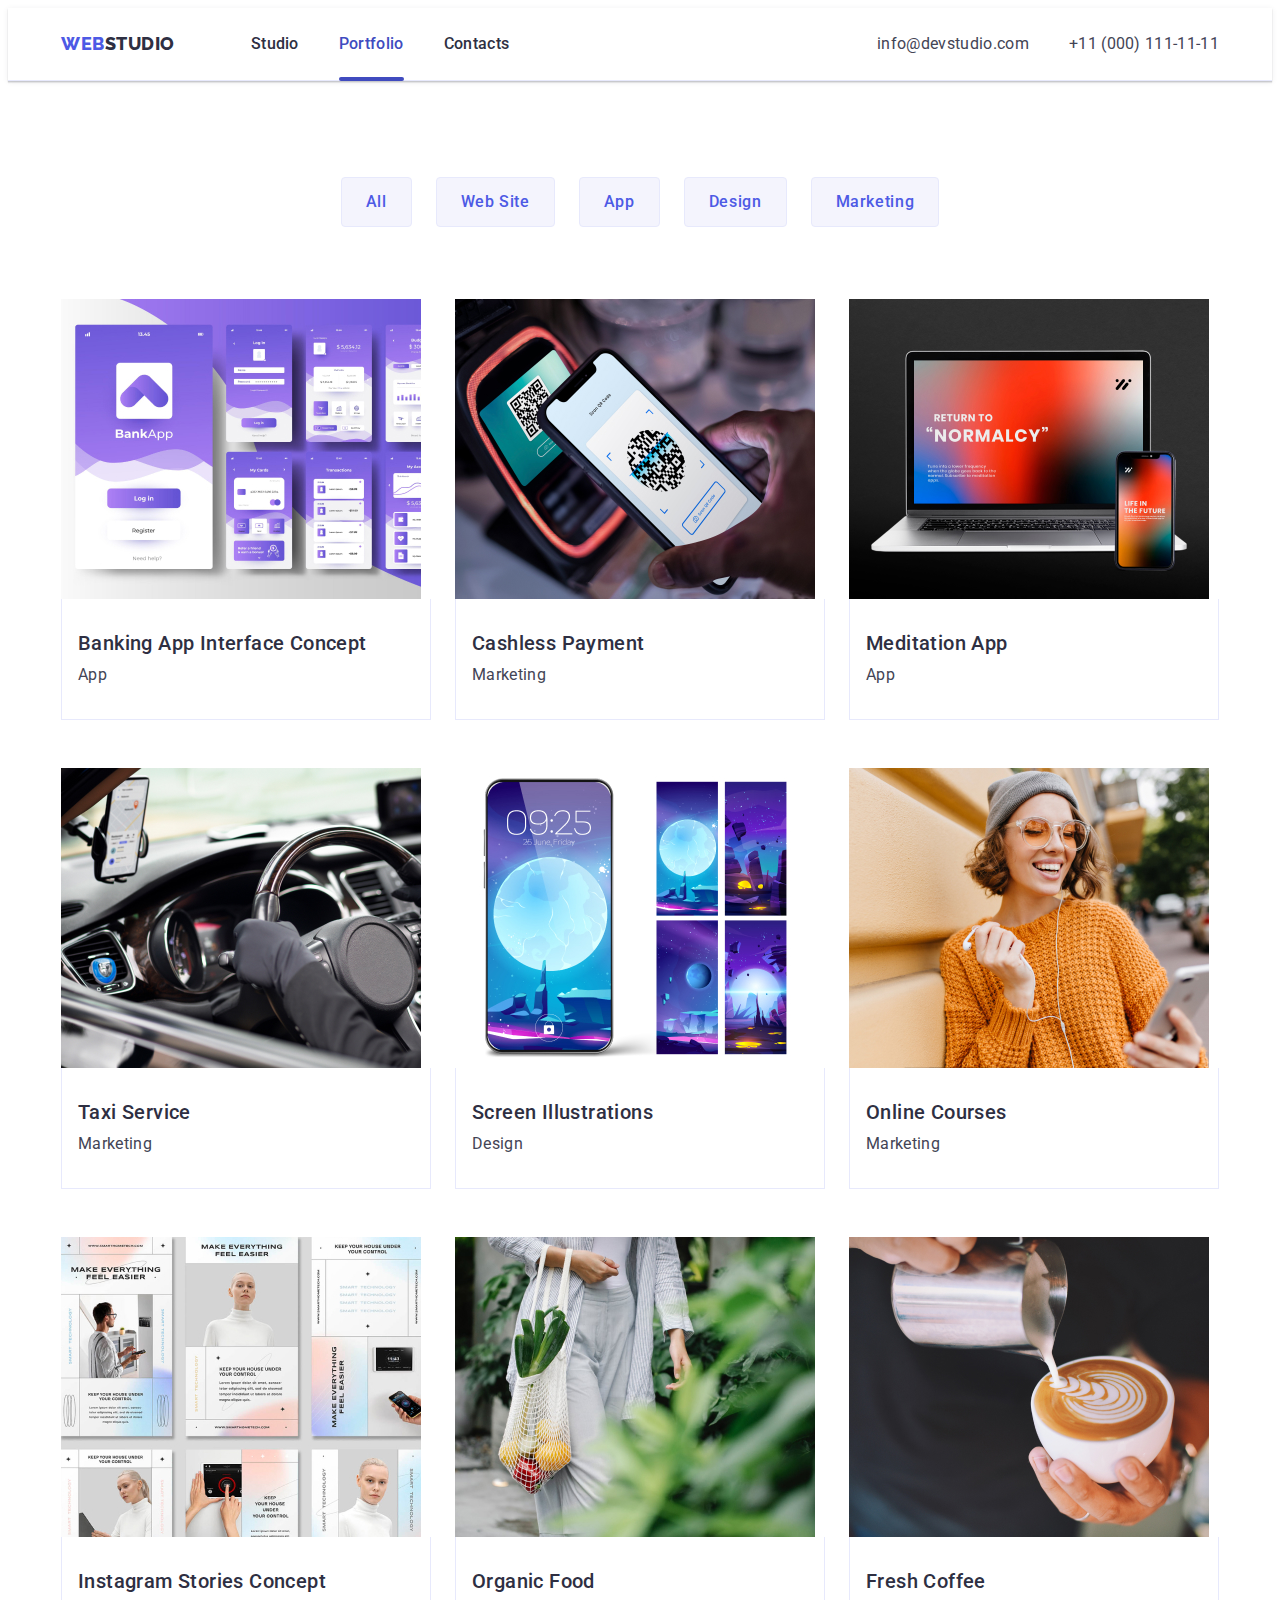
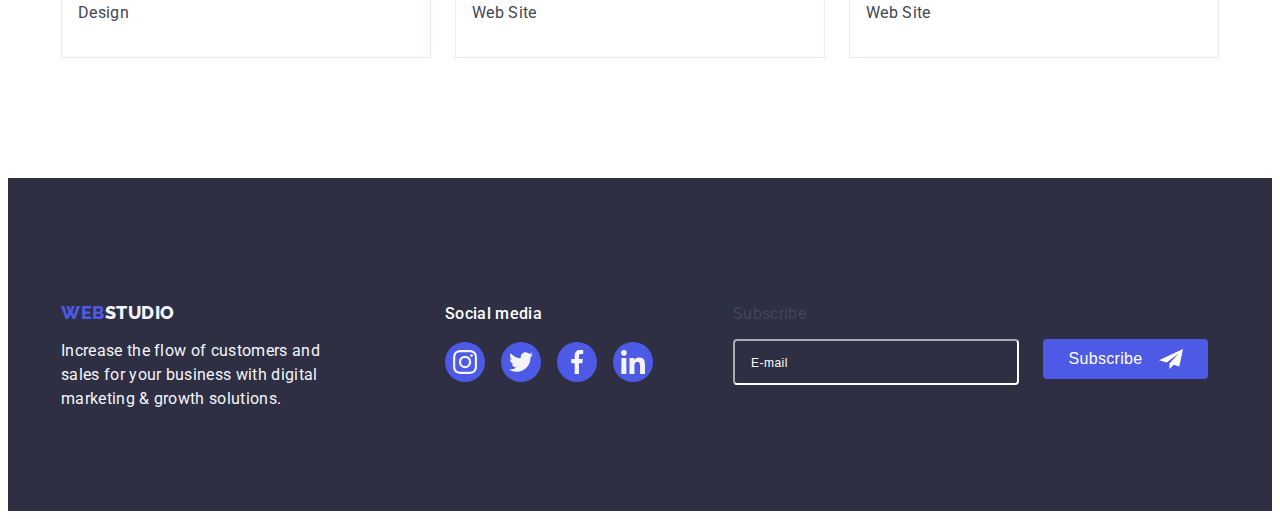
<file: portfolio.html>
<!DOCTYPE html>
<html lang="en">
<head>
    <meta charset="UTF-8">
    <meta http-equiv="X-UA-Compatible" content="IE=edge">
    <meta name="viewport" content="width=device-width, initial-scale=1.0">
    <title>Portfolio</title>
    <link rel="preconnect" href="https://fonts.googleapis.com">
    <link rel="preconnect" href="https://fonts.gstatic.com" crossorigin>
    <link href="https://fonts.googleapis.com/css2?family=Raleway:wght@800&family=Roboto:wght@400;500;700&display=swap"
        rel="stylesheet">
    <link rel="stylesheet" href="https://cdnjs.cloudflare.com/ajax/libs/modern-normalize/1.1.0/modern-normalize.min.css"
        integrity="sha512-wpPYUAdjBVSE4KJnH1VR1HeZfpl1ub8YT/NKx4PuQ5NmX2tKuGu6U/JRp5y+Y8XG2tV+wKQpNHVUX03MfMFn9Q=="
        crossorigin="anonymous" 
        referrerpolicy="no-referrer" />         
    <link rel="stylesheet" href="./css/style.css">
</head>
<body>
    <!--Top line-->
    <header class="page-header">
        <div class="header-container container">
            <nav class="header-nav">
                <a class="logo link" href="./index.html">WEB<span class="logo-dark">Studio</span></a>
                <ul class="header-nav-list list">
                    <li class="header-nav-item">
                        <a class="header-nav-link link" href="./index.html">Studio</a>
                    </li>
                    <li class="header-nav-item">
                        <a class="header-nav-link link active" href="./portfolio.html">Portfolio</a>
                    </li>
                    <li class="header-nav-item">
                        <a class="header-nav-link link" href="">Contacts</a>
                    </li>
                </ul>
            </nav>
            <address class="header-contacts">
                <ul class="contacts-list list">
                    <li class="contacts-item">
                        <a class="contacts-link link" href="mailto:info@devstudio.com">info@devstudio.com</a>
                    </li>
                    <li class="contacts-item">
                        <a class="contacts-link link" href="tel:+110001111111">+11 (000) 111-11-11</a>
                    </li>
                </ul>
            </address>
        </div>
    </header>
    <main>
        <!-- Filters_btn -->
        <section class="portfolio-section">
            <div class="container">
                <h1 class="visually-hidden">Portfolio</h1>
                <ul class="button-list list">
                    <li class="button-item">
                        <button class="filters-btn" type="button">All</button>
                    </li>
                    <li class="button-item">
                        <button class="filters-btn" type="button">Web Site</button>
                    </li>
                    <li class="button-item">
                        <button class="filters-btn" type="button">App</button>
                    </li>
                    <li class="button-item">
                        <button class="filters-btn" type="button">Design</button>
                    </li>
                    <li class="button-item">
                        <button class="filters-btn" type="button">Marketing</button>
                    </li>
                </ul>
                <ul class="portfolio-list list">
                    <li class="portfolio-item">
                        <a href="" class="project-link link">
                            <div class="portfolio-thumb">
                                <img src="./images/img-p1.jpg" alt="Banking App Interface Concept" width="360" height="300">            
                                <p class="overlay-content">14 Stylish and User-Friendly App Design Concepts · Task Manager App · Calorie Tracker App · Exotic Fruit Ecommerce App ·
                                Cloud Storage App
                                </p>                                
                            </div>
                            <div class="portfolio-content-container">
                                <h2 class="text-style-header-item">Banking App Interface Concept</h2>
                                <p class="content">App</p>
                            </div>
                        </a>
                    </li>
                    <li class="portfolio-item">
                        <a href="" class="project-link link">
                            <div class="portfolio-thumb">
                                <img src="./images/img-p2.jpg" alt="Banking App Interface Concept" width="360" height="300">
                                <p class="overlay-content">14 Stylish and User-Friendly App Design Concepts · Task Manager App · Calorie Tracker App
                                    · Exotic Fruit Ecommerce App ·
                                    Cloud Storage App
                                </p>
                            </div>
                            <div class="portfolio-content-container">
                                <h2 class="text-style-header-item"> Cashless Payment</h2>
                                <p class="content">Marketing</p>
                            </div>
                        </a>
                    </li>
                    <li class="portfolio-item">
                        <a href="" class="project-link link">
                            <div class="portfolio-thumb">
                                <img src="./images/img-p3.jpg" alt="Banking App Interface Concept" width="360" height="300">
                                <p class="overlay-content">14 Stylish and User-Friendly App Design Concepts · Task Manager App · Calorie Tracker App
                                    · Exotic Fruit Ecommerce App ·
                                    Cloud Storage App
                                </p>
                            </div>
                            <div class="portfolio-content-container">
                                <h2 class="text-style-header-item">Meditation App</h2>
                                <p class="content">App</p>
                            </div>
                        </a>
                    </li>
                    <li class="portfolio-item">
                        <a href="" class="project-link link">
                            <div class="portfolio-thumb">
                                <img src="./images/img-p4.jpg" alt="Banking App Interface Concept" width="360" height="300">
                                <p class="overlay-content">14 Stylish and User-Friendly App Design Concepts · Task Manager App · Calorie Tracker App
                                    · Exotic Fruit Ecommerce App ·
                                    Cloud Storage App
                                </p>
                            </div>
                                <div class="portfolio-content-container">
                                    <h2 class="text-style-header-item">Taxi Service</h2>
                                    <p class="content">Marketing</p>
                                </div>
                        </a>
                    </li>
                    <li class="portfolio-item">
                        <a href="" class="project-link link">
                            <div class="portfolio-thumb">
                                <img src="./images/img-p5.jpg" alt="Banking App Interface Concept" width="360" height="300">
                                <p class="overlay-content">14 Stylish and User-Friendly App Design Concepts · Task Manager App · Calorie Tracker App
                                    · Exotic Fruit Ecommerce App ·
                                    Cloud Storage App
                                </p>
                            </div>
                            <div class="portfolio-content-container">
                                <h2 class="text-style-header-item">Screen Illustrations</h2>
                                <p class="content">Design</p>
                            </div>
                        </a>
                    </li>
                    <li class="portfolio-item">
                        <a href="" class="project-link link">
                            <div class="portfolio-thumb">
                                <img src="./images/img-p6.jpg" alt="Banking App Interface Concept" width="360" height="300">
                                <p class="overlay-content">14 Stylish and User-Friendly App Design Concepts · Task Manager App · Calorie Tracker App
                                    · Exotic Fruit Ecommerce App ·
                                    Cloud Storage App
                                </p>
                            </div>
                                <div class="portfolio-content-container">
                                    <h2 class="text-style-header-item">Online Courses</h2>
                                    <p class="content">Marketing</p>
                                </div>
                        </a>
                    </li>
                    <li class="portfolio-item">
                        <a href="" class="project-link link">
                            <div class="portfolio-thumb">
                                <img src="./images/img-p7.jpg" alt="Banking App Interface Concept" width="360" height="300">
                                <p class="overlay-content">14 Stylish and User-Friendly App Design Concepts · Task Manager App · Calorie Tracker App
                                    · Exotic Fruit Ecommerce App ·
                                    Cloud Storage App
                                </p>
                            </div>
                            <div class="portfolio-content-container">
                                <h2 class="text-style-header-item">Instagram Stories Concept</h2>
                                <p class="content">Design</p>
                            </div>
                        </a>
                    </li>
                    <li class="portfolio-item">
                        <a href="" class="project-link link">
                            <div class="portfolio-thumb">
                                <img src="./images/img-p8.jpg" alt="Banking App Interface Concept" width="360" height="300">
                                <p class="overlay-content">14 Stylish and User-Friendly App Design Concepts · Task Manager App · Calorie Tracker App
                                    · Exotic Fruit Ecommerce App ·
                                    Cloud Storage App
                                </p>
                            </div>
                            <div class="portfolio-content-container">
                                <h2 class="text-style-header-item">Organic Food</h2>
                                <p class="content">Web Site</p>
                            </div>
                        </a>
                    </li>
                    <li class="portfolio-item">
                        <a href="" class="project-link link">
                            <div class="portfolio-thumb">
                                <img src="./images/img-p9.jpg" alt="Banking App Interface Concept" width="360" height="300">
                                <p class="overlay-content">14 Stylish and User-Friendly App Design Concepts · Task Manager App · Calorie Tracker App
                                    · Exotic Fruit Ecommerce App ·
                                    Cloud Storage App
                                </p>
                            </div>
                            <div class="portfolio-content-container">
                                <h2 class="text-style-header-item">Fresh Coffee</h2>
                                <p class="content">Web Site</p>
                            </div>
                        </a>
                    </li>
                </ul>
            </div>
        </section>
    </main>
    <!--Footer-->
    <footer class="page-footer">
        <div class="footer-section-container container ">
            <div class="footer-container">
                <a class="logo link logo-footer" href="./index.html">WEB<span class="logo-light">Studio</span></a>
                <p class="content light-content">Increase the flow of customers and sales for your business with digital
                    marketing & growth solutions.</p>
            </div>
            <div class="footer-socials-container">
                <p class="footer-content">Social media</p>
                <ul class="footer-socials-list list">
                    <li class="footer-socials-item">
                        <a href="" class="socials-link socials-link-footer link">
                            <svg class="socials-icon" width="24" height="24">
                                <use href="./images/icons.svg#icon-instagram"></use>
                            </svg>
                        </a>
                    </li>
                    <li class="footer-socials-item">
                        <a href="" class="socials-link socials-link-footer link">
                            <svg class="socials-icon" width="24" height="24">
                                <use href="./images/icons.svg#icon-twitter"></use>
                            </svg>
                        </a>
                    </li>
                    <li class="footer-socials-item">
                        <a href="" class="socials-link socials-link-footer link">
                            <svg class="socials-icon" width="24" height="24">
                                <use href="./images/icons.svg#icon-facebook"></use>
                            </svg>
                        </a>
                    </li>
                    <li class="footer-socials-item">
                        <a href="" class="socials-link socials-link-footer link">
                            <svg class="socials-icon" width="24" height="24">
                                <use href="./images/icons.svg#icon-linkedin"></use>
                            </svg>
                        </a>
                    </li>
                </ul>
            </div>
            <div class="footer-form">
                <p class="footer-form-title">Subscribe</p>
                <div class="footer-form-container">
                    <label>
                        <input class="footer-form-field" type="email" placeholder="E-mail">
                    </label>
                    <button class="footer-form-btn" type="submit">
                        <p class="footer-form-btn-title ">Subscribe</p>
                        <svg class="footer-form-btn-icon" width="24" height="24">
                            <use href="./images/icons.svg#icon-footer-btn-icon"></use>
                        </svg>
                    </button>
                </div>
            </div>
        </div>
    </footer>
</body>
</html>
</file>
<file: css/style.css>
:root {
    --color-iris: #4d5ae5;
    --color-ocean: #404bbf;
    --color-navy-blue: #2e2f42;
    --color-green: #31d0aa;
    --color-slate: #434455;
    --color-light-slate: #8e8f99;
    --color-cornflower: #e7e9fc;
    --color-cloud: #f4f4fd;
    --color-navy-blue-modal: #2e2f42;
    --color-grey: #2e2f42;
    --color-white: #ffffff;
    --color-dairy: #fcfcfc;


    --animation-speed: 250ms cubic-bezier(0.4, 0, 0.2, 1);
}


body {
    font-family: Roboto, sans-serif;
    color: var(--color-slate);
    background-color: var(--color-white);
    letter-spacing: 0.02em;
    text-decoration: none;
    list-style: none;
    font-size: 16px;

}
/* Basic styles */
.container {
    min-width: 320px;
    max-width: 428px;
    margin: 0 auto;
    padding: 0 16px;
}

/* Tablet styles */
@media only screen and (min-width: 768px) {
  .container {
    max-width: 768px;
    
  }
}

/* Desktop styles */
@media only screen and (min-width: 1158px) {                                                
  .container {                      
    max-width: 1158px;
    padding: 0 15px;
  }
}

.visually-hidden {
    position: absolute;
    width: 1px;
    height: 1px;
    margin: -1px;
    border: 0;
    padding: 0;

    white-space: nowrap;
    clip-path: inset(100%);
    clip: rect(0 0 0 0);
    overflow: hidden;
}


/* Reset */
h1,h2,h3,h4,h5,h6,p{
    margin: 0;
}

.list {
    list-style: none;
    list-style-image: none;
    padding: 0;
    margin: 0;
}

.item {
    list-style: none;
    list-style-image: none;

}

.link {
    text-decoration: none;

}

.item-light{
    list-style: none;
    list-style-image: none;
    background-color: var(--color-white);
}

img {
    display: block;
    max-width: 100%;
    height: auto;
}

button{
    cursor: pointer;
}

/* index.html */

.page-header{
    box-shadow: 0px 2px 1px rgba(46, 47, 66, 0.08), 0px 1px 1px rgba(46, 47, 66, 0.16), 0px 1px 6px rgba(46, 47, 66, 0.08);
    border-bottom: 1px solid var(--color-cornflower);
}

.header-container {
    display: block;
    align-items: center;
}

@media only screen and (min-width: 768px) {
  .header-container {
    display: flex;
  }
}

.header-nav {
    display: flex;
    align-items: center;
}

@media only screen and (min-width: 768px) {
  .header-nav {
    margin-right: auto;
  }
}

.header-nav-list {
    display: none;
}

@media only screen and (min-width: 768px) {
  .header-nav-list {
    display: flex;
    gap: 40px;
  }
}

.header-nav-item {
    
}

.contacts-list {
    display: block;
    align-items: center;
    gap: 40px;
}

@media only screen and (min-width: 1158px) {
  .contacts-list {
    display: flex;
  }
}



.logo{
    font-family: Raleway, sans-serif;
    font-weight: 800;
    font-size: 18px;
    line-height: 1.17;
    letter-spacing: 0.03em;  
    margin: 24px 0;
    text-transform: uppercase;
    color: var(--color-iris);
}

@media only screen and (min-width: 768px) {
  .logo {
    margin-right: 120px
    ;
  }
}

@media only screen and (min-width: 1158px) {
  .logo {
    margin-right: 76px;
  }
}

.logo-dark{
    color: var(--color-navy-blue);
}

.logo-light{
    color: var(--color-cloud);
}

.header-nav-link{
    position: relative;
    display: block;
    font-weight: 500;
    line-height: 1.5;
    list-style: inherit;
    padding: 24px 0;
    color: var(--color-navy-blue);
    transition: color var(--animation-speed)
}

.header-nav-link.active{
    color: var(--color-ocean);
}
.header-nav-link:hover,
.header-nav-link:focus{
    color: var(--color-ocean);
}

.header-nav-link::after{
    content: '';
    position: absolute;
    bottom: 0;
    left: 0;
    display: block;
    height: 4px;
    width: 100%;
    bottom: -1px;
    border-radius: 2px;   
}

.header-nav-link.active::after{
    background-color: var(--color-ocean);
}


.header-contacts{
    font-style: normal;
    display: block;
    align-items: center;
    display: none;
}

@media only screen and (min-width: 768px) {
  .header-contacts {
    display: block;
  }
}

.contacts-link{
    font-size: 12px;
    line-height: 1.17;
    letter-spacing: 0.04em;
    color: var(--color-slate);
    transition: color var(--animation-speed);
}

@media only screen and (min-width: 1158px) {
.contacts-link{
    font-size: 16px;
    line-height: 1.5;
    letter-spacing: 0.02em;
  }
}


.contacts-link:hover,
.contacts-link:focus {
    color: var(--color-ocean);
}

.text-style-header-item {
    /* header 3 */
    font-size: 20px;
    font-weight: 500;
    line-height: 1.2;
    text-decoration: none;
    text-transform: none;
    letter-spacing: 0.02em;
    /* padding-bottom: 8px; */
    margin-bottom: 8px;
    color: var(--color-navy-blue);   
}

.staff-header{
    text-align: center;
}

.text-style-subtitle{
    /* Header 2 */
    font-weight: 700;
    font-size: 36px;
    line-height: 1.11;
    letter-spacing: 0.02em;
    text-transform: capitalize;
    text-align: center;
    margin-bottom: 72px;
    color: var(--color-navy-blue);
}


.hero-title {
    /* Header 1 */
    font-weight: 700;
    font-size: 36px;
    line-height: 1.11;
    text-align: center;
    text-transform: capitalize;
    letter-spacing: 0.02em;
    max-width: 320px;
    margin-right: auto;
    margin-left: auto;
    margin-bottom: 72px ;
    color: var(--color-white);
}

@media only screen and (min-width: 768px) {
  .hero-title {
    font-size: 56px;
    line-height: 1.07;
    text-transform: inherit;
    max-width: 496px;
    margin-bottom: 36px;
  }
}

@media only screen and (min-width: 1158px) {
  .hero-title {
    margin-bottom: 48px
    ;
  }
}

.hero-section{
    margin-left: auto;
    margin-right: auto;
    max-width: 1440px;
    padding: 112px 0;
    background-repeat: no-repeat;
    background-position: center;
    background-size: cover;
    background-image: linear-gradient(rgba(46, 47, 66, 0.7), rgba(46, 47, 66, 0.7)), url(../images/img_retina/Dark-bg-mob@x.jpg);
    background-color: var(--color-navy-blue); 
}

@media (min-device-pixel-ratio: 2), (min-resolution: 192dpi), (min-resolution: 2dppx) {
  .hero-section{
    background-image: linear-gradient(rgba(46, 47, 66, 0.7), rgba(46, 47, 66, 0.7)), url(../images/img_retina/Dark-bg-mob@2x.jpg);
  }
}

@media only screen and (min-width: 429px) {
  .hero-section{
    background-image: linear-gradient(rgba(46, 47, 66, 0.7), rgba(46, 47, 66, 0.7)), url(../images/img_retina/Dark-bg-tab@x.jpg);
  }
  @media (min-device-pixel-ratio: 2), (min-resolution: 192dpi), (min-resolution: 2dppx) {
    .hero-section{
      background-image: linear-gradient(rgba(46, 47, 66, 0.7), rgba(46, 47, 66, 0.7)), url(../images/img_retina/Dark-bg-tab@2x.jpg);
    }
  }
}

@media only screen and (min-width: 769px) {
  .hero-section {
    background-image: linear-gradient(rgba(46, 47, 66, 0.7), rgba(46, 47, 66, 0.7)), url(../images/img_retina/Dark-bg-desc@x.jpg);
  }
  @media (min-device-pixel-ratio: 2), (min-resolution: 192dpi), (min-resolution: 2dppx) {
    .hero-section{
      background-image: linear-gradient(rgba(46, 47, 66, 0.7), rgba(46, 47, 66, 0.7)), url(../images/img_retina/Dark-bg-desc@2x.jpg);
    }
  }
}

@media only screen and (min-width: 1158px) {
  .hero-section {
    padding: 188px 0;
  }
}


.hero-sect-btn{
    display: block;
    min-width: 169px;
    height: 56px;
    border: none;
    border-radius: 4px;
    margin-right: auto;
    margin-left: auto;
    font-weight: 500;
    font-family: inherit;
    font-size: 16px;
    line-height: 1.5;
    letter-spacing: 0.04em;
    color: var(--color-white);
    background: var(--color-iris);
    transition: background-color var(--animation-speed), box-shadow var(--animation-speed);
}


.hero-sect-btn:hover,
.hero-sect-btn:focus{
    background-color: var(--color-ocean);
    box-shadow: 0px 4px 4px rgba(0, 0, 0, 0.15);
}


.advantages-section{
    padding: 96px 0;
    
}

@media only screen and (min-width: 1158px) {
  .advantages-section {
    padding: 120px 0;
  }
}


.advantage-list{
    display: flex;
    flex-wrap: wrap;
    justify-content: center;
    gap: 72px 24px;
}


.advantage-item{
    width: 100%;
}

@media only screen and (min-width: 768px) {
  .advantage-item {
    width: calc((100% - 24px) / 2);
  }
}

@media only screen and (min-width: 1158px) {
  .advantage-item {
    width: calc((100% - 72px) / 4);
  }
}

.advantage-item-title{
    font-weight: 700;
    font-size: 36px;
    line-height: 1.11;
    letter-spacing: 0.02em;
    text-transform: capitalize;
    text-align: center;
    margin-bottom: 8px;
    color: var(--color-navy-blue);
}

@media only screen and (min-width: 768px) {
  .advantage-item-title {
    text-align: left;
  }
}

@media only screen and (min-width: 1158px) {
  .advantage-item-title {
    font-weight: 500;
    font-size: 20px;
    line-height: 1.2;
    text-align: left;
  }
}

.advantage-content{
    font-weight: 500;
    font-size: 16px;
    line-height: 1.5;
    letter-spacing: 0.02em;
    color: var(--color-slate);
}

@media only screen and (min-width: 1158px) {
  .advantage-content {
    font-weight: 400;
  }
}



.advantage-container{
    display: none;
    align-items: center;
    justify-content: center;
    height: 112px;
    background-color: var(--color-cloud);
    border-radius: 4px;
    margin-bottom: 8px;
}

@media only screen and (min-width: 1158px) {
  .advantage-container {
    display: flex;
  }
}

.services-section{
    display: none;
}

@media only screen and (min-width: 1158px) {
  .services-section {
    display: block;
    padding-bottom: 120px;
  }
}



.services-list{
    display: flex;
    gap: 24px;
}

.services-item{
    width: calc((100% - 48px) / 3);
}

.team-section{
    padding: 96px 0;

    background-color: var(--color-cloud);
}

@media only screen and (min-width: 1158px) {
  .team-section {
    padding: 120px 0;
    
  }
}


.team-list{
    display: flex;
    justify-content: center;
    flex-wrap: wrap;
    gap: 72px 24px;
}

@media only screen and (min-width: 768px) {
  .team-list {
    gap: 64px 24px;  
  }
}

@media only screen and (min-width: 1158px) {
  .team-list { 
    gap: 24px;
  }
}

.team-item{
    max-width: 264px;
    box-shadow: 0px 1px 6px rgba(46, 47, 66, 0.08), 0px 1px 1px rgba(46, 47, 66, 0.16), 0px 2px 1px rgba(46, 47, 66, 0.08);
    border-radius: 0px 0px 4px 4px;
}

@media only screen and (min-width: 768px) {
  .team-item {
    max-width: 264px;
  }
}

@media only screen and (min-width: 1158px) {
  .team-item  {
    width: calc((100% - 72px) / 4);
  }
}

.team-container{
    padding: 32px 0;
}

.socials{
    display: flex;
    justify-content: center;
    align-content: center;
    gap: 24px;
}

.socials-link{
    display: flex;
    justify-content: center;
    align-content: center;
    align-items: center;
    flex-wrap: wrap;
    width: 40px;
    height: 40px;
    border-radius: 50%;

    background-color: var(--color-iris);
    transition: background-color var(--animation-speed);
}

.socials-link:hover,
.socials-link:focus{
    background-color: var(--color-ocean);
}

.socials-icon{
    fill: var(--color-cloud);
}

.content{
    line-height: 1.5;
    color: var(--color-slate);
}

.staff-content{
    text-align: center;
    margin-bottom: 8px;
}

.light-content{
    max-width: 264px;
    color: var(--color-cloud);
}

.customers-section{
    padding: 120px 0;
}

.customers-subtitle {
    margin-bottom: 72px;
    line-height: 1.1;
    margin-bottom: 72px;
}


.customers-list{
    display: flex;
    flex-wrap: wrap;
    justify-content: center;
    align-content: center;
    gap: 72px 16px;
    margin-bottom: 120px;
}

@media only screen and (min-width: 768px) {
  .customers-list {
    gap: 72px 24px;
  }
}

@media only screen and (min-width: 1158px) {
  .customers-list {
    gap: 24px;
  }
}

.customers-item{
    width: calc((100% - 16px) / 2);
    height: 88px;
}

@media only screen and (min-width: 768px) {
  .customers-item {
    width: calc((100% - 232px) / 3);
  }
}

@media only screen and (min-width: 1158px) {
  .customers-item {
    width: calc((100% - 120px) / 6);
  }
}

.customers-link{
    display: flex;
    justify-content: center;
    align-content: center;
    flex-wrap: wrap;
    width: 100%;
    height: 100%;
    align-items: center;
    border-radius: 4px;
    border: 1px solid #8E8F99;
    color: var(--color-light-slate);
    transition: border-color var(--animation-speed), color var(--animation-speed);
}


.customers-link:hover ,
.customers-link:focus {
    border-color: var(--color-ocean);
    color: var(--color-ocean);

}

.customers-icon{
    fill: currentColor;
}



/* footer */

.footer-section-container{
    display: flex;
    flex-wrap: wrap;
    gap: 72px;
    align-items: baseline;
}

@media only screen and (min-width: 768px) {
  .footer-section-container {
    gap: 72px 24px;
  }
}

@media only screen and (min-width: 1158px) {
  .footer-section-container {
    gap: 0;
  }
}

.page-footer {
    background-color: var(--color-navy-blue);
    padding: 96px 0;
}

@media only screen and (min-width: 768px) {
  .page-footer {
    padding: 108px 0 96px 96px;
  }
}

@media only screen and (min-width: 1158px) {
  .page-footer {
    padding: 100px 0;
  }
}

.footer-container {
    margin: auto;
}

@media only screen and (min-width: 768px) {
  .footer-container {
    margin: 0;
  }
}

@media only screen and (min-width: 1158px) {
  .footer-container {
    margin-right: 120px;
  }
}

.logo-footer {
    display: flex;
    margin-bottom: 16px;
    margin-left: auto;
    margin-right: auto;
    justify-content: center;
}


@media only screen and (min-width: 768px) {
  .logo-footer {
    justify-content: left;
  }
}

.footer-socials-container {
    margin: 0 auto;
}

@media only screen and (min-width: 768px) {
  .footer-socials-container {
    margin: 0;
  }
}

.footer-content{
    font-weight: 500;
    font-size: 16px;
    line-height: 1.5;
    letter-spacing: 0.02em;
    margin-bottom: 16px;
    text-align: center;
    margin-left: auto;
    margin-right: auto;


    color: var(--color-white);
}

@media only screen and (min-width: 768px) {
  .footer-content {
    text-align: left;
    margin-bottom: 0;
  }
}

.footer-socials-list{
    display: flex;
    gap: 16px;
}

@media only screen and (min-width: 768px) {
  .footer-socials-list {
    margin-top: 16px;
  }
}

.footer-socials-item{
    width: 40px;
    height: 40px;
}

.socials-link-footer:hover,
.socials-link-footer:focus{
    background-color: var(--color-green);
}

.footer-form{
    display: flex;
    flex-wrap: wrap;
    gap: 16px;
    justify-content: center;
}

@media only screen and (min-width: 768px) {
  .footer-form {
    display: block;
  }
}

@media only screen and (min-width: 1158px) {
  .footer-form{
    margin-left: 80px;
  }
}

.footer-form-container {
    text-align: center;
}

@media only screen and (min-width: 1158px) {
  .footer-form-container {
    display: flex;
  }
}



.footer-form-field {
    height: 40px;
    outline: transparent;
    background-color: transparent;
    padding-left: 16px;

    border-color: var(--color-white);
    border-radius: 4px;
    color: var(--color-white);
}

@media only screen and (max-width: 427.8px) {
  .footer-form-field {
    width: 100%;
  }
}

@media only screen and (min-width: 428px) {
  .footer-form-field {
    width: 264px;
  }
}

@media only screen and (min-width: 1158px) {
  .footer-form-field {
    margin-top: 16px;
  }
}


.footer-form-field::placeholder{
    color: var(--color-white);
    display: flex;
    align-items: center;
    font-size: 12px;
    line-height: 2;
    letter-spacing: 0.04em;
}

.footer-form-btn{
    display: inline-flex;
    flex-direction: row;
    justify-content: center;
    align-items: center;
    border: none;
    margin-top: 16px;
    border-radius: 4px;
    width: 165px;
    height: 40px;
    padding: 8px 24px;
    gap: 16px;
    /* margin: auto; */

    background-color: var(--color-iris);

    transition: background-color var(--animation-speed), box-shadow var(--animation-speed) ;
}

@media only screen and (min-width: 768px) {
  .footer-form-btn {
    margin-left: 24px;
  }
}

.footer-form-btn:hover,
.footer-form-btn:focus {
    background-color: var(--color-ocean);
    box-shadow: 0px 4px 4px rgba(0, 0, 0, 0.15);
}

.footer-form-btn-title{
    font-weight: 500;
    font-size: 16px;
    line-height: 1.5;
    letter-spacing: 0.02em;

    color: var(--color-white);
}

.ooter-form-btn-icon{}


/* portfolio */

.portfolio-section{
   padding: 96px 0 120px
}

.button-list{
    display: flex;
    justify-content: center;
    gap: 24px;
    margin-bottom: 72px
}

.filters-btn{
    list-style: none;
    font-family: inherit;
    font-weight: 500;
    font-size: 16px;
    line-height: 1.5;
    letter-spacing: 0.04em;
    padding: 12px 24px;
    border-radius: 4px;
    border: 1px solid #E7E9FC;;
    color: var(--color-iris);
    background-color: var(--color-cloud);
    transition: color var(--animation-speed), background-color var(--animation-speed), border-color var(--animation-speed), box-shadow var(--animation-speed);
}

.filters-btn:hover,
.filters-btn:focus{
    border-color: 1px solid transparent;
    box-shadow: 0px 3px 1px rgba(0, 0, 0, 0.1), 0px 2px 1px rgba(0, 0, 0, 0.08), 0px 2px 2px rgba(0, 0, 0, 0.12);
    color: var(--color-white);
    background-color: var(--color-ocean);
}

.portfolio-list{
    display: flex;
    flex-wrap: wrap;
    column-gap: 24px;
    row-gap: 48px;
}

.portfolio-item{
    width: calc((100% - 48px) / 3);
}

.portfolio-thumb{
    overflow: hidden;
    position: relative;
}

/* overlay */

.project-link:hover .overlay-content,
.project-link:focus .overlay-content{
    transform: translateY(0);

}
.overlay-content{
    position: absolute;
    top: 0;
    font-size: 16px;
    letter-spacing: 0.02em;
    padding: 40px 32px;
    line-height: 1.5;

    height: 100%;
    width: 100%;

    color: var(--color-cloud);
    background-color: var(--color-iris);
    transform: translateY(100%);
    transition: transform var(--animation-speed);


}

.project-link{
    display: block;
    transition: box-shadow var(--animation-speed);
}

.project-link:hover,
.project-link:focus{
    box-shadow: 0px 1px 6px rgba(46, 47, 66, 0.08), 0px 1px 1px rgba(46, 47, 66, 0.16), 0px 2px 1px rgba(46, 47, 66, 0.08);
}

.portfolio-content-container{
    padding: 32px 16px;
    border: 1px solid var(--color-cornflower);
    border-top: none;
}






/* Modal Window */

.overlay{
    position: fixed;
    top: 0;
    left: 0;
    width: 100%;
    height: 100%;
    display: flex;
    align-items: center;
    justify-content: center;

    background: rgba(46, 47, 66, 0.4);
    transition: opacity var(--animation-speed), visibility var(--animation-speed);
}


.overlay.is-hidden{
    opacity: 0;
    visibility: hidden;
    pointer-events: none;

}

.modal{
    position: absolute;
    width: 100%;
    min-height: 576px;
    top: 50%;
    left: 50%;
    padding: 72px 16px 24px;
    background: var(--color-dairy);
    box-shadow: 0px 1px 1px rgba(0, 0, 0, 0.141), 0px 1px 3px rgba(0, 0, 0, 0.122), 0px 2px 1px rgba(0, 0, 0, 0.2);
    border-radius: 4px;
    transform: translate(-50%, -50%) scale(1);
    transition: transform var(--animation-speed);
}

@media only screen and (min-width: 427.8px) {
  .modal {
    padding: 72px 24px 24px;
    width: 408px;
  }
}

.modal-close-btn{
    position: absolute;
    display: flex;
    align-items: center;
    justify-content: center;

    padding: 0;

    right: 24px;
    top: 24px;
    width: 24px;
    height: 24px;
    border-radius: 50%;
    background: var(--color-cornflower);
    border: 1px solid #0000001a;
    color: var(--color-navy-blue);
    transition: background-color var(--animation-speed), border var(--animation-speed);
}

.modal-close-btn:hover,
.modal-close-btn:focus {
    background-color: var(--color-ocean);
    border: none;
    color: var(--color-white);
}

.modal-close-icon{
    fill: currentColor;
    transition: fill var(--animation-speed);
}

.modal-close-icon:hover,
.modal-close-icon:focus {
    
}


.modal-title{
    display: block;
    margin-bottom: 16px;
    text-align: center;
    font-family: 'Roboto';
    font-style: normal;
    font-weight: 500;
    font-size: 16px;
    line-height: 1.5;
    letter-spacing: 0.02em;
    color: var(--color-grey);
}



.form-label{
    display: block;
    margin-bottom: 4px;
    font-size: 12px;
    color: var(--color-light-slate);
}

.form-wrapper{
    position: relative;
    margin-bottom: 8px;
}

.form-field {
    width: 100%;
    height: 40px;
    padding: 0;
    padding-left: 38px;
    margin-right: 24px;
    

    outline: transparent;
    border-radius: 4px;
    border: 1px solid #2e2f4266;
    color: var(--color-navy-blue);
    transition: transform var(--animation-speed), outline var(--animation-speed);
}

.form-field:focus{
    outline: 1px solid var(--color-iris);


}

.form-field:focus + .form-icon{
    fill: var(--color-iris);
}


.form-icon{
    position: absolute;
    top: 50%;
    left: 16px;
    transform: translateY(-50%);
    pointer-events: none;
    fill: var(--color-navy-blue);
    transition: fill var(--animation-speed);
    
}



.form-comment{
    display: block;
    width: 100%;
    height: 120px;
    margin-bottom: 16px;
    padding-top: 8px;
    padding-left: 16px;

    resize: none;
    border-radius: 4px;
    border: 1px solid rgba(46, 47, 66, 0.4);;
    outline: transparent;
    font-size: 12px;
    line-height: 1.17;
    letter-spacing: 0.04em;
    color: var(--color-navy-blue);
}

.form-comment::placeholder{
    color:rgba(46, 47, 66, 0.4);
}

.form-agreement {
    display: flex;
    align-items: center;
    gap: 8px;
    margin-bottom: 24px;
}

.form-check-input{
    /* appearance: none; */
    display: none;
    width: 16px;
    height: 16px;
}

.form-custom-check{}

.form-agreement-text{
    font-size: 12px;
    user-select: none;
    font-weight: 400;
    line-height: 1.17;
    letter-spacing: 0.04em;
    color: var(--color-light-slate);
}

.form-agreement-link{
    color: var(--color-iris);
}

/* svg checkbox */

.unchecked{
    opacity: 1;
    transition: var(--animation-speed);
}
.checked{
    opacity: 0;
    transition: var(--animation-speed);
}

.form-check-input:checked + .form-custom-check > .unchecked {
    opacity: 0;
}

.form-check-input:checked + .form-custom-check > .checked {
    opacity: 1;
}


/* Burger-menu-styles */

.menu-toggle {
    min-height: 40px;
    min-width: 40px;
    display: flex;
    align-items: center;
    justify-content: center;

    margin: 0;
    margin-left: auto;
    padding: 0;
    background-color: transparent;
    cursor: pointer;
    border: none;
    border-radius: 50%;
    outline: none;
    
}

@media (min-width: 768px) {
    .menu-toggle {
        display: none;
    }
}

.menu-toggle:hover,
.menu-toggle:focus {
    background-color: rgba(0, 0, 0, 0.1);
}

.menu-container {
    position: fixed;
    top: 0;
    /* left: 0; */
    right: 0;
    display: flex;
    flex-direction: column;
    width: 100vw;
    height: 100vh;
    padding-left: 40px;
    padding-right: 35px;
    padding-top: 80px;
    padding-bottom: 40px;
    background-color: var(--color-white);
    z-index: 999;

    transform: translateX(100%);
    transition: transform 250ms ease-in-out;
}

.menu-container.is-open {
    transform: translateX(0);
}

.menu-container .menu-toggle {
    position: absolute;
    top: 16px;
    right: 16px;
}

.mobile-menu {
    padding: 0;
    margin-bottom: auto;
}

.mobile-menu .link {
    display: block;
    text-decoration: none;
}

.contacts-menu{
    display: block;
    margin-bottom: 48px;
}

.mobile-menu-socials-list{
    display: flex;
    flex-wrap: wrap;
    justify-content: flex-start;
    gap: 56px;
}

.mobile-menu-contacts-item{
    margin-bottom: 40px;
}

.mobile-menu-link{}

.mobile-menu-mail-link{
    font-weight: 500;
    font-size: 20px;
    line-height: 1.2;
    letter-spacing: 0.02em;
    margin-bottom: 48px;
    color: var(--color-slate);
}

.mobile-menu-link{
    font-weight: 700;
    font-size: 36px;
    line-height: 1.11;
    letter-spacing: 0.02em;
    text-transform: capitalize;
    text-align: left;
    margin-bottom: 40px;
    color: var(--color-navy-blue);
    transition: color var(--animation-speed);
}
</file>
